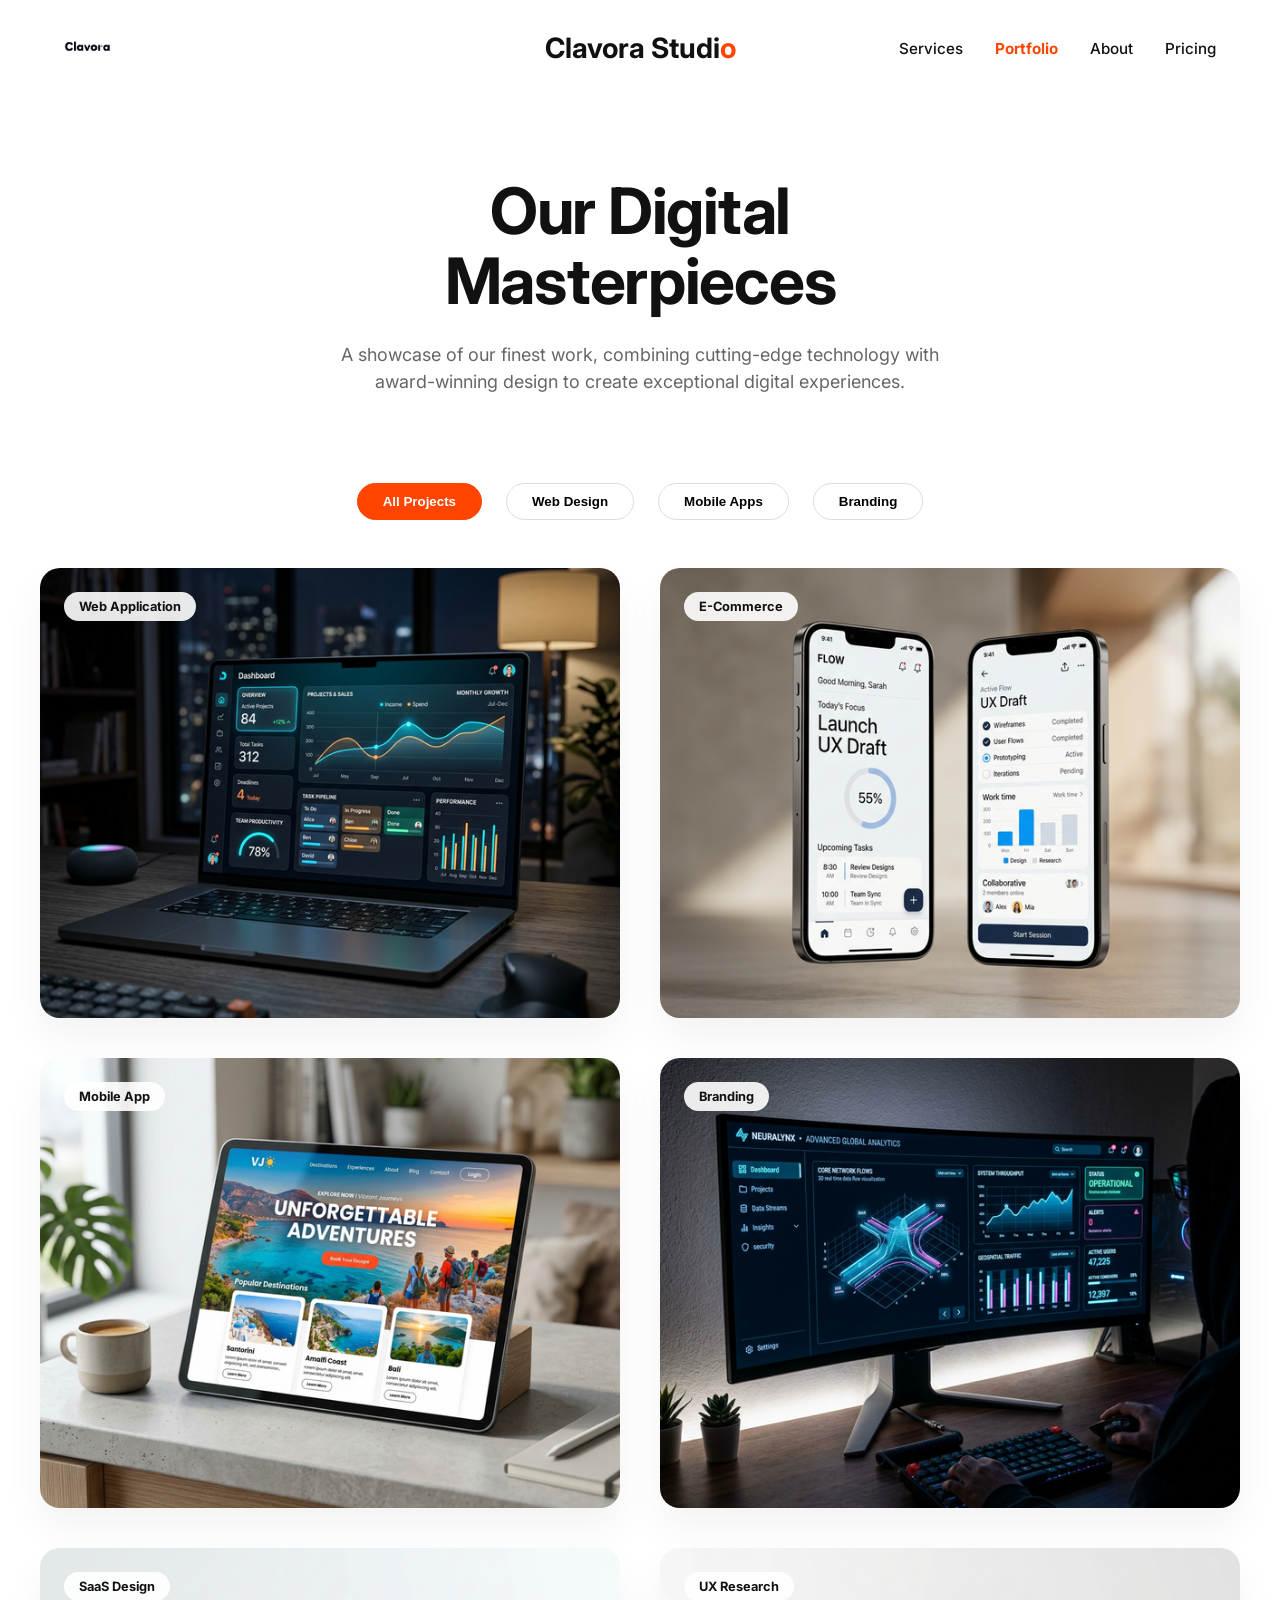
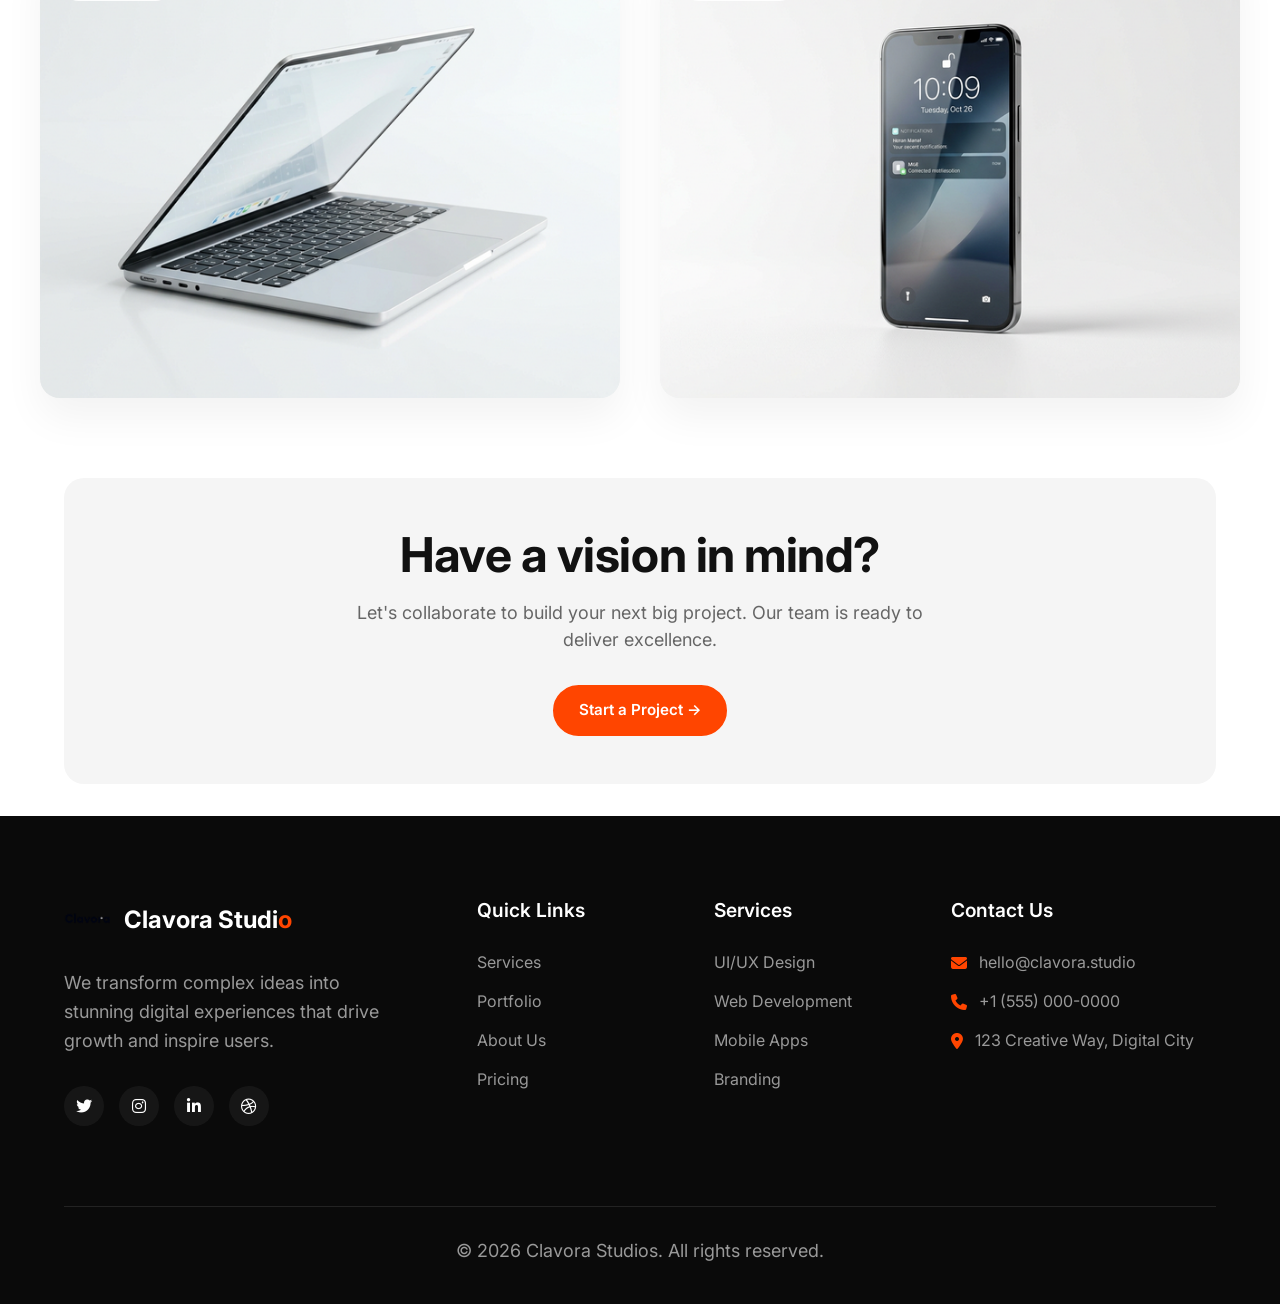
<file: portfolio.html>
<!DOCTYPE html>
<html lang="en">

<head>
    <meta charset="UTF-8">
    <meta name="viewport" content="width=device-width, initial-scale=1.0">
    <title>Portfolio | Clavora Studios - Our Latest Digital Masterpieces</title>
    <!-- Google Fonts for modern typography -->
    <link rel="preconnect" href="https://fonts.googleapis.com">
    <link rel="preconnect" href="https://fonts.gstatic.com" crossorigin>
    <link href="https://fonts.googleapis.com/css2?family=Inter:wght@400;500;600;700&display=swap" rel="stylesheet">
    <link rel="stylesheet" href="style.css">
    <!-- Font Awesome for icons -->
    <link rel="stylesheet" href="https://cdnjs.cloudflare.com/ajax/libs/font-awesome/6.4.0/css/all.min.css">
</head>

<body>
    <!-- Navbar -->
    <nav class="navbar">
        <a href="index.html" class="logo-link">
            <img src="images/logo.png" alt="Clavora Studios Logo" class="logo-img">
        </a>
        <div class="brand-title">Clavora Studi<span class="accent-letter">o</span></div>
        <div class="menu-toggle" id="mobile-menu">
            <span class="bar"></span>
            <span class="bar"></span>
            <span class="bar"></span>
        </div>
        <ul class="nav-links">
            <li><a href="services.html">Services</a></li>
            <li><a href="portfolio.html" class="active">Portfolio</a></li>
            <li><a href="index.html#about">About</a></li>
            <li><a href="index.html#pricing">Pricing</a></li>
        </ul>
    </nav>

    <!-- Portfolio Hero Section -->
    <header class="portfolio-hero">
        <div class="hero-content">
            <h1>Our Digital<br>Masterpieces</h1>
            <p>A showcase of our finest work, combining cutting-edge technology with award-winning design to create exceptional digital experiences.</p>
        </div>
    </header>

    <!-- Portfolio Filter/Categories (Optional but adds premium feel) -->
    <section class="portfolio-showcase">
        <div class="container">
            <div class="portfolio-categories">
                <button class="filter-btn active" data-filter="all">All Projects</button>
                <button class="filter-btn" data-filter="web">Web Design</button>
                <button class="filter-btn" data-filter="app">Mobile Apps</button>
                <button class="filter-btn" data-filter="brand">Branding</button>
            </div>

            <div class="portfolio-grid-detailed">
                <!-- Project 1 -->
                <div class="portfolio-card-detailed" data-category="web">
                    <div class="portfolio-img-wrapper">
                        <div class="portfolio-img-bg" id="img-port-1"></div>
                        <div class="portfolio-tag">Web Application</div>
                        <div class="portfolio-hover-content">
                            <h3>Solarflow</h3>
                            <p>Advanced admin dashboard for renewable energy monitoring.</p>
                            <a href="http://solarproject-henna.vercel.app/" target="_blank" class="btn btn-primary small">View Case Study &rarr;</a>
                        </div>
                    </div>
                </div>

                <!-- Project 2 -->
                <div class="portfolio-card-detailed" data-category="web">
                    <div class="portfolio-img-wrapper">
                        <div class="portfolio-img-bg" id="img-port-2"></div>
                        <div class="portfolio-tag">E-Commerce</div>
                        <div class="portfolio-hover-content">
                            <h3>Noir Cafe</h3>
                            <p>Premium coffee brand digital storefront and ordering system.</p>
                            <a href="https://heyshakir.github.io/cafe/" target="_blank" class="btn btn-primary small">Explore Live &rarr;</a>
                        </div>
                    </div>
                </div>

                <!-- Project 3 -->
                <div class="portfolio-card-detailed" data-category="app">
                    <div class="portfolio-img-wrapper">
                        <div class="portfolio-img-bg" id="img-port-3"></div>
                        <div class="portfolio-tag">Mobile App</div>
                        <div class="portfolio-hover-content">
                            <h3>Fitness Tracker</h3>
                            <p>Interactive iOS/Android app for high-performance athletes.</p>
                            <a href="#" class="btn btn-primary small">Learn More &rarr;</a>
                        </div>
                    </div>
                </div>

                <!-- Project 4 -->
                <div class="portfolio-card-detailed" data-category="brand">
                    <div class="portfolio-img-wrapper">
                        <div class="portfolio-img-bg" id="img-port-4"></div>
                        <div class="portfolio-tag">Branding</div>
                        <div class="portfolio-hover-content">
                            <h3>Enterprise Dark</h3>
                            <p>Complete visual identity overhaul for tech conglomerates.</p>
                            <a href="#" class="btn btn-primary small">View Details &rarr;</a>
                        </div>
                    </div>
                </div>

                <!-- Project 5 (New placeholder) -->
                <div class="portfolio-card-detailed" data-category="web">
                    <div class="portfolio-img-wrapper">
                        <div class="portfolio-img-bg" id="img-laptop-open"></div>
                        <div class="portfolio-tag">SaaS Design</div>
                        <div class="portfolio-hover-content">
                            <h3>CloudSync Pro</h3>
                            <p>Modern cloud infrastructure management interface.</p>
                            <a href="#" class="btn btn-primary small">View Demo &rarr;</a>
                        </div>
                    </div>
                </div>

                <!-- Project 6 (New placeholder) -->
                <div class="portfolio-card-detailed" data-category="app">
                    <div class="portfolio-img-wrapper">
                        <div class="portfolio-img-bg" id="img-phone-fold"></div>
                        <div class="portfolio-tag">UX Research</div>
                        <div class="portfolio-hover-content">
                            <h3>SecurePay</h3>
                            <p>Revolutionizing mobile payments with biometric security.</p>
                            <a href="#" class="btn btn-primary small">Case Study &rarr;</a>
                        </div>
                    </div>
                </div>
            </div>
        </div>
    </section>

    <!-- Call to Action Banner -->
    <section class="cta-banner">
        <div class="cta-box">
            <h2>Have a vision in mind?</h2>
            <p>Let's collaborate to build your next big project. Our team is ready to deliver excellence.</p>
            <a href="#book-call" class="btn btn-primary">Start a Project &rarr;</a>
        </div>
    </section>

    <!-- Footer -->
    <footer class="footer dark-section">
        <div class="footer-container">
            <div class="footer-brand">
                <div class="logo">
                    <img src="images/logo.png" alt="Clavora Studios Logo" class="logo-img">
                    <span class="brand-name">Clavora Studi<span class="accent-letter">o</span></span>
                </div>
                <p class="footer-tagline">We transform complex ideas into stunning digital experiences that drive growth and inspire users.</p>
                <div class="social-links">
                    <a href="#" class="social-icon"><i class="fab fa-twitter"></i></a>
                    <a href="https://www.instagram.com/clavora_studio" target="_blank" class="social-icon"><i class="fab fa-instagram"></i></a>
                    <a href="#" class="social-icon"><i class="fab fa-linkedin-in"></i></a>
                    <a href="#" class="social-icon"><i class="fab fa-dribbble"></i></a>
                </div>
            </div>

            <div class="footer-column">
                <h4>Quick Links</h4>
                <ul>
                    <li><a href="services.html">Services</a></li>
                    <li><a href="portfolio.html">Portfolio</a></li>
                    <li><a href="index.html#about">About Us</a></li>
                    <li><a href="index.html#pricing">Pricing</a></li>
                </ul>
            </div>

            <div class="footer-column">
                <h4>Services</h4>
                <ul>
                    <li><a href="services.html">UI/UX Design</a></li>
                    <li><a href="services.html">Web Development</a></li>
                    <li><a href="services.html">Mobile Apps</a></li>
                    <li><a href="services.html">Branding</a></li>
                </ul>
            </div>

            <div class="footer-column">
                <h4>Contact Us</h4>
                <ul class="contact-info">
                    <li><i class="fas fa-envelope"></i> hello@clavora.studio</li>
                    <li><i class="fas fa-phone"></i> +1 (555) 000-0000</li>
                    <li><i class="fas fa-location-dot"></i> 123 Creative Way, Digital City</li>
                </ul>
            </div>
        </div>
        <div class="footer-bottom">
            <p>&copy; 2026 Clavora Studios. All rights reserved.</p>
        </div>
    </footer>

    <!-- Book Call Modal -->
    <div class="modal-overlay" id="bookCallModal">
        <div class="modal">
            <button class="modal-close" id="closeModal">&times;</button>
            <h2>Book a Call</h2>
            <p>Leave your details and our team will get back to you shortly.</p>
            <form id="bookCallForm" novalidate>
                <div class="form-group">
                    <label for="name">Name</label>
                    <input type="text" id="name" name="name" placeholder="Enter your full name" required minlength="3" pattern="^[a-zA-Z\s]+$" title="Name should only contain letters and spaces">
                    <span class="error-msg">Please enter a valid name (min 3 characters).</span>
                </div>
                <div class="form-group">
                    <label for="mobile">Mobile Number</label>
                    <input type="tel" id="mobile" name="mobile" placeholder="Enter your 10-digit mobile number" required pattern="^[0-9]{10}$" maxlength="10" inputmode="numeric" title="Please enter a valid 10-digit mobile number">
                    <span class="error-msg">Please enter a valid 10-digit mobile number.</span>
                </div>
                <button type="submit" class="btn btn-primary full">Submit Request</button>
            </form>
        </div>
    </div>

    <script src="script.js"></script>
</body>

</html>
</file>
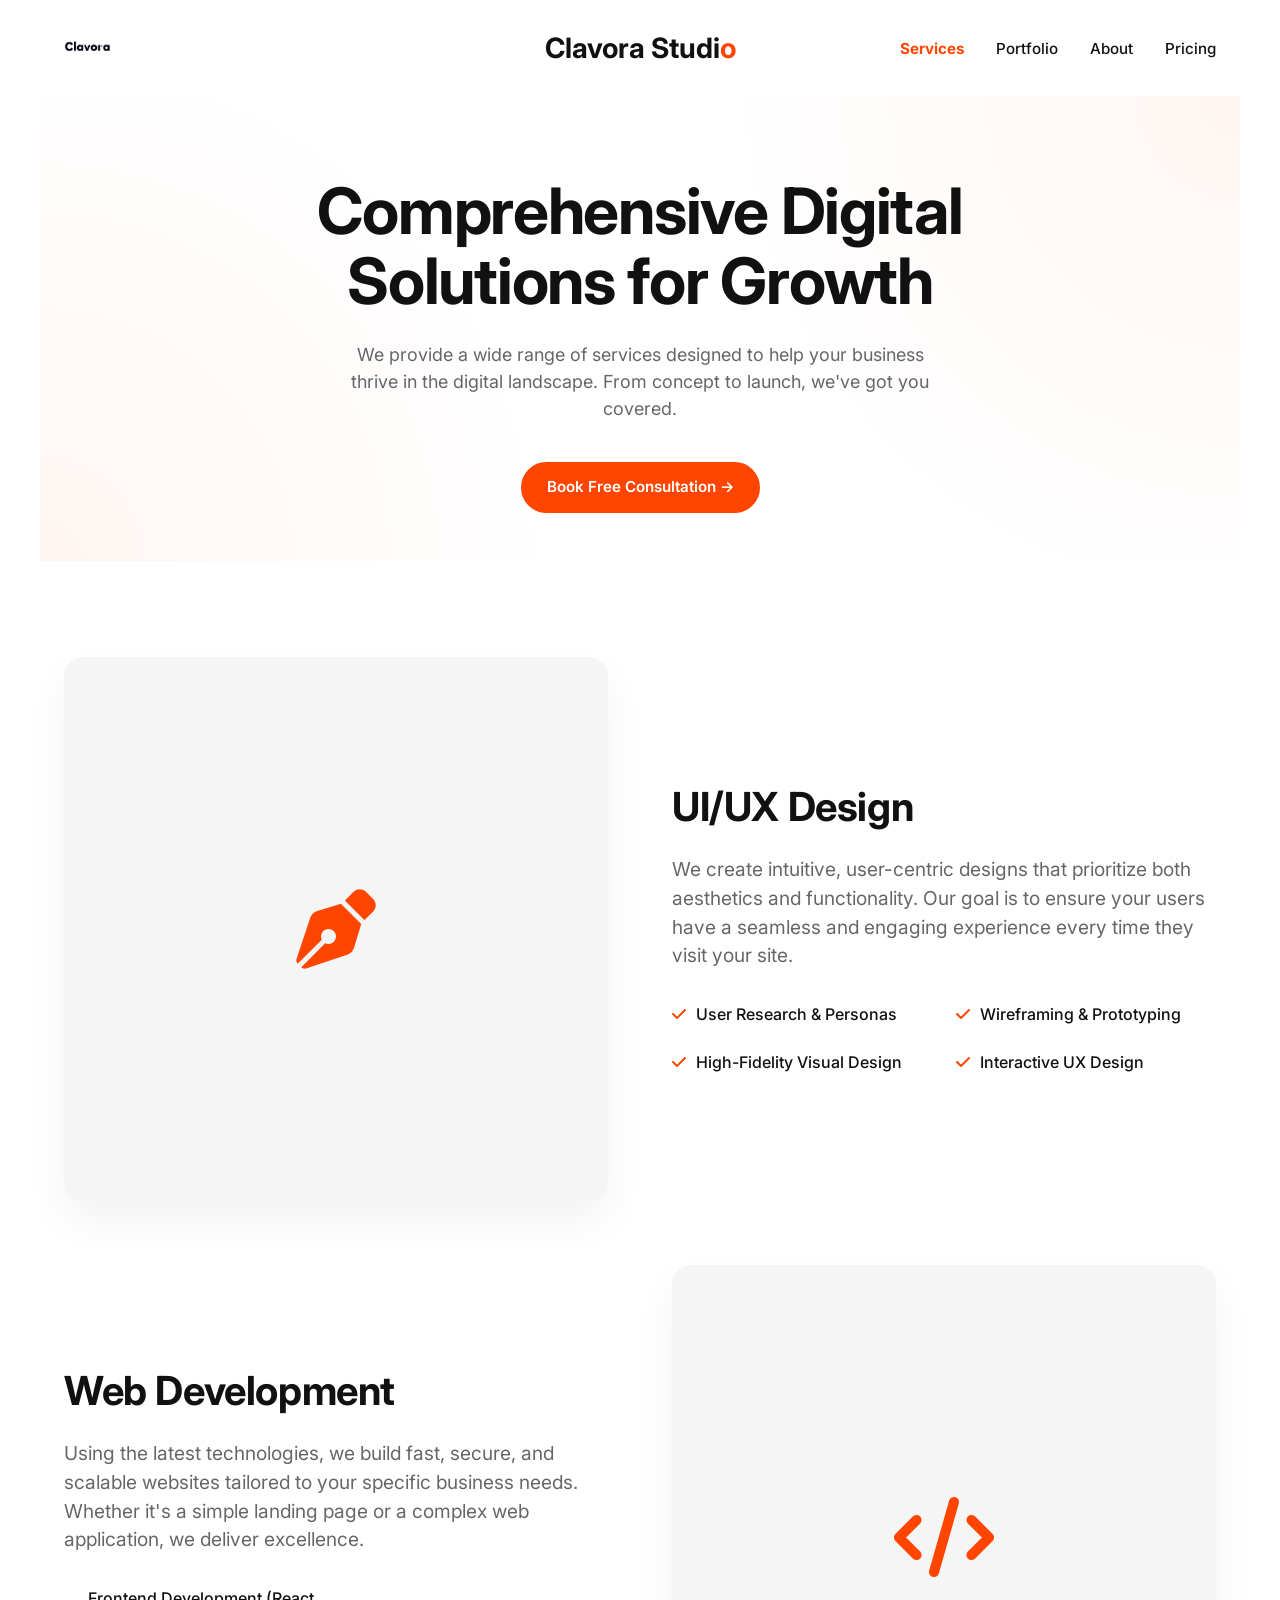
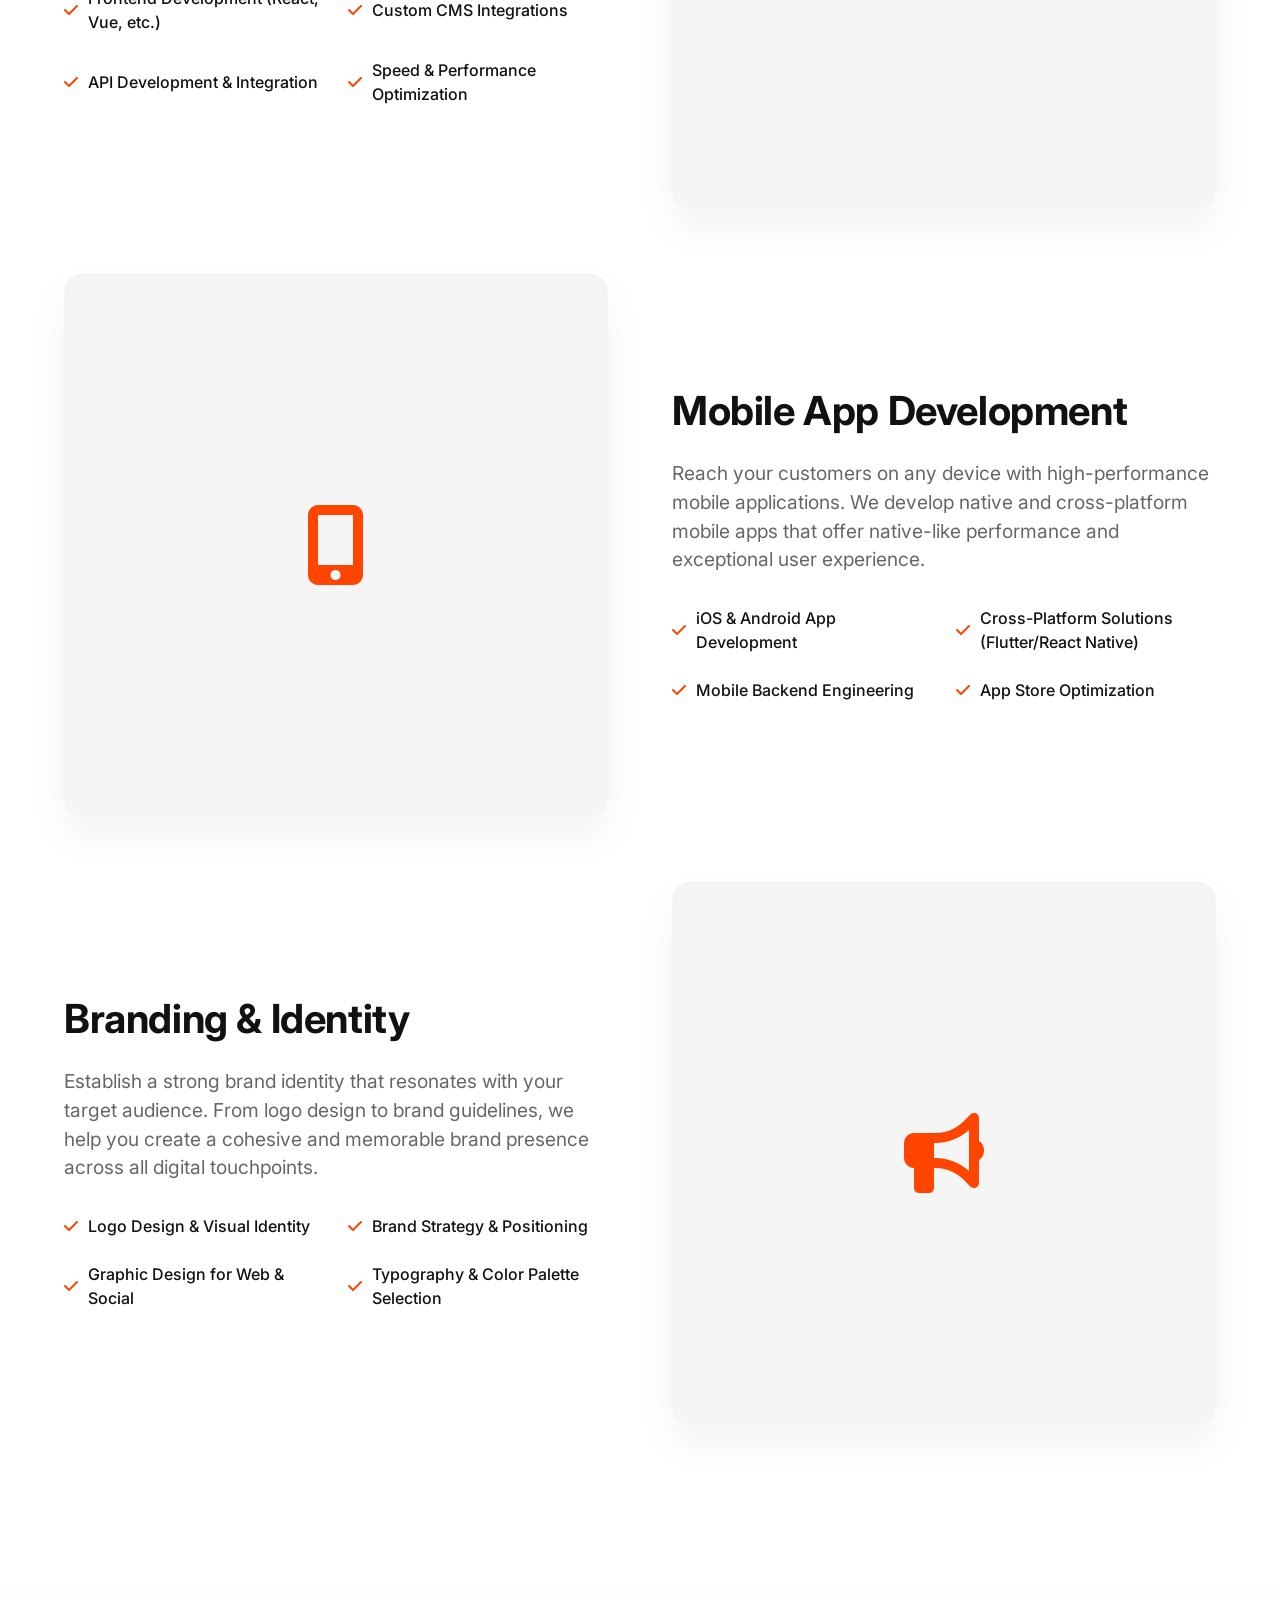
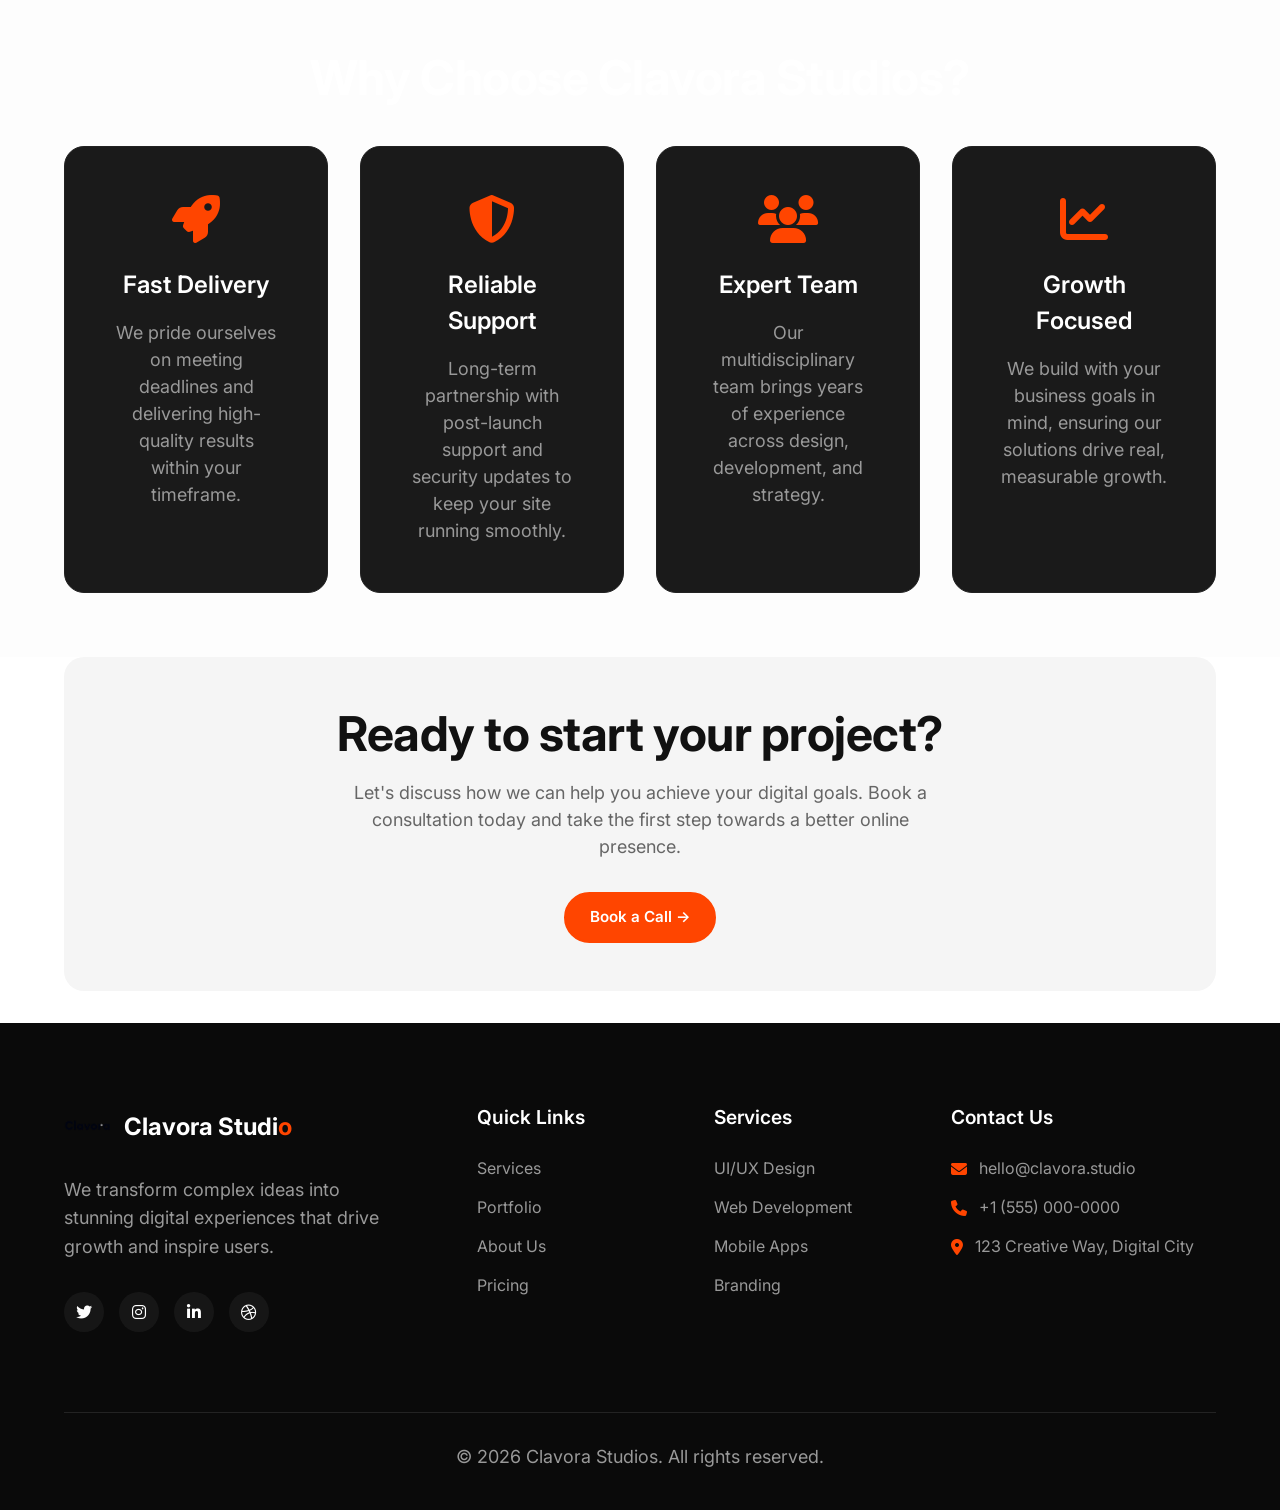
<file: services.html>
<!DOCTYPE html>
<html lang="en">

<head>
    <meta charset="UTF-8">
    <meta name="viewport" content="width=device-width, initial-scale=1.0">
    <title>Services | Clavora Studios - Transform Ideas Into Stunning Websites</title>
    <!-- Google Fonts for modern typography -->
    <link rel="preconnect" href="https://fonts.googleapis.com">
    <link rel="preconnect" href="https://fonts.gstatic.com" crossorigin>
    <link href="https://fonts.googleapis.com/css2?family=Inter:wght@400;500;600;700&display=swap" rel="stylesheet">
    <link rel="stylesheet" href="style.css">
    <!-- Font Awesome for icons -->
    <link rel="stylesheet" href="https://cdnjs.cloudflare.com/ajax/libs/font-awesome/6.4.0/css/all.min.css">
</head>

<body>
    <!-- Navbar -->
    <nav class="navbar">
        <a href="index.html" class="logo-link">
            <img src="images/logo.png" alt="Clavora Studios Logo" class="logo-img">
        </a>
        <div class="brand-title">Clavora Studi<span class="accent-letter">o</span></div>
        <div class="menu-toggle" id="mobile-menu">
            <span class="bar"></span>
            <span class="bar"></span>
            <span class="bar"></span>
        </div>
        <ul class="nav-links">
            <li><a href="services.html" class="active">Services</a></li>
            <li><a href="portfolio.html">Portfolio</a></li>
            <li><a href="index.html#about">About</a></li>
            <li><a href="index.html#pricing">Pricing</a></li>
        </ul>
    </nav>

    <!-- Services Hero Section -->
    <header class="services-hero">
        <div class="hero-content">
            <h1>Comprehensive Digital<br>Solutions for Growth</h1>
            <p>We provide a wide range of services designed to help your business thrive in the digital landscape. From concept to launch, we've got you covered.</p>
            <a href="#book-call" class="btn btn-primary">Book Free Consultation &rarr;</a>
        </div>
    </header>

    <!-- Services Detailed Grid -->
    <section class="services-detailed" id="services">
        <div class="container">
            <div class="service-item-detailed">
                <div class="service-icon-box">
                    <i class="fas fa-pen-nib"></i>
                </div>
                <div class="service-info-detailed">
                    <h2>UI/UX Design</h2>
                    <p>We create intuitive, user-centric designs that prioritize both aesthetics and functionality. Our goal is to ensure your users have a seamless and engaging experience every time they visit your site.</p>
                    <ul class="service-features-list">
                        <li><i class="fas fa-check"></i> User Research & Personas</li>
                        <li><i class="fas fa-check"></i> Wireframing & Prototyping</li>
                        <li><i class="fas fa-check"></i> High-Fidelity Visual Design</li>
                        <li><i class="fas fa-check"></i> Interactive UX Design</li>
                    </ul>
                </div>
            </div>

            <div class="service-item-detailed rev">
                <div class="service-info-detailed">
                    <h2>Web Development</h2>
                    <p>Using the latest technologies, we build fast, secure, and scalable websites tailored to your specific business needs. Whether it's a simple landing page or a complex web application, we deliver excellence.</p>
                    <ul class="service-features-list">
                        <li><i class="fas fa-check"></i> Frontend Development (React, Vue, etc.)</li>
                        <li><i class="fas fa-check"></i> Custom CMS Integrations</li>
                        <li><i class="fas fa-check"></i> API Development & Integration</li>
                        <li><i class="fas fa-check"></i> Speed & Performance Optimization</li>
                    </ul>
                </div>
                <div class="service-icon-box">
                    <i class="fas fa-code"></i>
                </div>
            </div>

            <div class="service-item-detailed">
                <div class="service-icon-box">
                    <i class="fas fa-mobile-alt"></i>
                </div>
                <div class="service-info-detailed">
                    <h2>Mobile App Development</h2>
                    <p>Reach your customers on any device with high-performance mobile applications. We develop native and cross-platform mobile apps that offer native-like performance and exceptional user experience.</p>
                    <ul class="service-features-list">
                        <li><i class="fas fa-check"></i> iOS & Android App Development</li>
                        <li><i class="fas fa-check"></i> Cross-Platform Solutions (Flutter/React Native)</li>
                        <li><i class="fas fa-check"></i> Mobile Backend Engineering</li>
                        <li><i class="fas fa-check"></i> App Store Optimization</li>
                    </ul>
                </div>
            </div>

            <div class="service-item-detailed rev">
                <div class="service-info-detailed">
                    <h2>Branding & Identity</h2>
                    <p>Establish a strong brand identity that resonates with your target audience. From logo design to brand guidelines, we help you create a cohesive and memorable brand presence across all digital touchpoints.</p>
                    <ul class="service-features-list">
                        <li><i class="fas fa-check"></i> Logo Design & Visual Identity</li>
                        <li><i class="fas fa-check"></i> Brand Strategy & Positioning</li>
                        <li><i class="fas fa-check"></i> Graphic Design for Web & Social</li>
                        <li><i class="fas fa-check"></i> Typography & Color Palette Selection</li>
                    </ul>
                </div>
                <div class="service-icon-box">
                    <i class="fas fa-bullhorn"></i>
                </div>
            </div>
        </div>
    </section>

    <!-- Why Choose Us -->
    <section class="why-choose-us dark-section">
        <div class="container text-center">
            <h2>Why Choose Clavora Studios?</h2>
            <div class="benefits-grid">
                <div class="benefit-card">
                    <i class="fas fa-rocket"></i>
                    <h3>Fast Delivery</h3>
                    <p>We pride ourselves on meeting deadlines and delivering high-quality results within your timeframe.</p>
                </div>
                <div class="benefit-card">
                    <i class="fas fa-shield-alt"></i>
                    <h3>Reliable Support</h3>
                    <p>Long-term partnership with post-launch support and security updates to keep your site running smoothly.</p>
                </div>
                <div class="benefit-card">
                    <i class="fas fa-users"></i>
                    <h3>Expert Team</h3>
                    <p>Our multidisciplinary team brings years of experience across design, development, and strategy.</p>
                </div>
                <div class="benefit-card">
                    <i class="fas fa-chart-line"></i>
                    <h3>Growth Focused</h3>
                    <p>We build with your business goals in mind, ensuring our solutions drive real, measurable growth.</p>
                </div>
            </div>
        </div>
    </section>

    <!-- Call to Action Banner -->
    <section class="cta-banner">
        <div class="cta-box">
            <h2>Ready to start your project?</h2>
            <p>Let's discuss how we can help you achieve your digital goals. Book a consultation today and take the first step towards a better online presence.</p>
            <a href="#book-call" class="btn btn-primary">Book a Call &rarr;</a>
        </div>
    </section>

    <!-- Footer -->
    <footer class="footer dark-section">
        <div class="footer-container">
            <div class="footer-brand">
                <div class="logo">
                    <img src="images/logo.png" alt="Clavora Studios Logo" class="logo-img">
                    <span class="brand-name">Clavora Studi<span class="accent-letter">o</span></span>
                </div>
                <p class="footer-tagline">We transform complex ideas into stunning digital experiences that drive growth and inspire users.</p>
                <div class="social-links">
                    <a href="#" class="social-icon"><i class="fab fa-twitter"></i></a>
                    <a href="https://www.instagram.com/clavora_studio" target="_blank" class="social-icon"><i class="fab fa-instagram"></i></a>
                    <a href="#" class="social-icon"><i class="fab fa-linkedin-in"></i></a>
                    <a href="#" class="social-icon"><i class="fab fa-dribbble"></i></a>
                </div>
            </div>

            <div class="footer-column">
                <h4>Quick Links</h4>
                <ul>
                    <li><a href="services.html">Services</a></li>
                    <li><a href="portfolio.html">Portfolio</a></li>
                    <li><a href="index.html#about">About Us</a></li>
                    <li><a href="index.html#pricing">Pricing</a></li>
                </ul>
            </div>

            <div class="footer-column">
                <h4>Services</h4>
                <ul>
                    <li><a href="#">UI/UX Design</a></li>
                    <li><a href="#">Web Development</a></li>
                    <li><a href="#">Mobile Apps</a></li>
                    <li><a href="#">Branding</a></li>
                </ul>
            </div>

            <div class="footer-column">
                <h4>Contact Us</h4>
                <ul class="contact-info">
                    <li><i class="fas fa-envelope"></i> hello@clavora.studio</li>
                    <li><i class="fas fa-phone"></i> +1 (555) 000-0000</li>
                    <li><i class="fas fa-location-dot"></i> 123 Creative Way, Digital City</li>
                </ul>
            </div>
        </div>
        <div class="footer-bottom">
            <p>&copy; 2026 Clavora Studios. All rights reserved.</p>
        </div>
    </footer>

    <!-- Book Call Modal -->
    <div class="modal-overlay" id="bookCallModal">
        <div class="modal">
            <button class="modal-close" id="closeModal">&times;</button>
            <h2>Book a Call</h2>
            <p>Leave your details and our team will get back to you shortly.</p>
            <form id="bookCallForm" novalidate>
                <div class="form-group">
                    <label for="name">Name</label>
                    <input type="text" id="name" name="name" placeholder="Enter your full name" required minlength="3" pattern="^[a-zA-Z\s]+$" title="Name should only contain letters and spaces">
                    <span class="error-msg">Please enter a valid name (min 3 characters).</span>
                </div>
                <div class="form-group">
                    <label for="mobile">Mobile Number</label>
                    <input type="tel" id="mobile" name="mobile" placeholder="Enter your 10-digit mobile number" required pattern="^[0-9]{10}$" maxlength="10" inputmode="numeric" title="Please enter a valid 10-digit mobile number">
                    <span class="error-msg">Please enter a valid 10-digit mobile number.</span>
                </div>
                <button type="submit" class="btn btn-primary full">Submit Request</button>
            </form>
        </div>
    </div>

    <script src="script.js"></script>
</body>

</html>
</file>
<file: style.css>
:root {
    --bg-light: #ffffff;
    --bg-dark: #0a0a0a;
    --text-light: #111111;
    --text-dark: #ffffff;
    --text-gray: #666666;
    --text-gray-light: #999999;
    --accent: #ff4500;
    --font-stack: 'Inter', sans-serif;

    --card-bg-light: #f5f5f5;
    --card-bg-dark: #121212;
    --border-radius: 20px;
    --transition: all 0.3s ease;
}

* {
    margin: 0;
    padding: 0;
    box-sizing: border-box;
}

body {
    font-family: var(--font-stack);
    background-color: var(--bg-light);
    color: var(--text-light);
    line-height: 1.5;
    overflow-x: hidden;
}

a {
    text-decoration: none;
    color: inherit;
}

/* Typography */
h1 {
    font-size: 4rem;
    font-weight: 700;
    line-height: 1.1;
    margin-bottom: 1.5rem;
    letter-spacing: -0.02em;
}

h2 {
    font-size: 3rem;
    font-weight: 700;
    line-height: 1.2;
    margin-bottom: 1rem;
    letter-spacing: -0.01em;
}

h3 {
    font-size: 1.5rem;
    font-weight: 600;
    margin-bottom: 0.5rem;
}

p {
    font-size: 1.125rem;
    color: var(--text-gray);
}

/* Buttons */
.btn {
    display: inline-block;
    padding: 12px 24px;
    border-radius: 30px;
    font-weight: 600;
    text-align: center;
    transition: var(--transition);
    cursor: pointer;
}

.btn-primary {
    background-color: var(--accent);
    color: white;
    border: 2px solid var(--accent);
    font-size: 0.95rem;
}

.btn-primary:hover {
    background-color: transparent;
    color: var(--accent);
    transform: translateY(-3px);
    box-shadow: 0 10px 20px rgba(255, 69, 0, 0.2);
}

.btn.small {
    padding: 8px 16px;
    font-size: 0.85rem;
}

.btn.full {
    width: 100%;
    margin-top: 1.5rem;
    padding: 16px;
}

/* Links */
.link-orange {
    color: var(--accent);
    font-weight: 600;
    font-size: 1.1rem;
}

.link-orange:hover {
    text-decoration: underline;
}

.link-black {
    color: var(--text-light);
    font-weight: 600;
    margin-right: 1.5rem;
}

/* Navbar */
.navbar {
    display: grid;
    grid-template-columns: 1fr auto 1fr;
    align-items: center;
    padding: 1.5rem 5%;
    max-width: 1400px;
    margin: 0 auto;
}

.logo-link {
    grid-column: 1;
    justify-self: start;
    display: flex;
    align-items: center;
}

.brand-title {
    grid-column: 2;
    font-size: 1.75rem;
    font-weight: 700;
    text-align: center;
}

.accent-letter {
    color: var(--accent);
}

.logo-img {
    height: 48px;
    width: auto;
    object-fit: contain;
    transition: var(--transition);
}

.logo-img:hover {
    transform: scale(1.1);
}

.nav-links {
    grid-column: 3;
    justify-self: end;
    display: flex;
    list-style: none;
    gap: 2rem;
}

.nav-links a {
    font-weight: 500;
    font-size: 0.95rem;
    transition: var(--transition);
}

.nav-links a:hover {
    color: var(--accent);
}

.menu-toggle {
    grid-column: 3;
    justify-self: end;
    display: none;
    flex-direction: column;
    cursor: pointer;
    gap: 6px;
    z-index: 1001;
}

.menu-toggle .bar {
    width: 28px;
    height: 3px;
    background-color: var(--text-light);
    border-radius: 2px;
    transition: var(--transition);
}

/* Hero Section */
.hero {
    text-align: center;
    padding: 4rem 5% 2rem;
    max-width: 1200px;
    margin: 0 auto;
}

.hero-content p {
    max-width: 600px;
    margin: 0 auto 2.5rem;
}

/* Hero Grid Gallery */
.hero-gallery {
    display: grid;
    grid-template-columns: repeat(4, 1fr);
    grid-template-rows: repeat(2, 250px);
    gap: 1.5rem;
    margin-top: 4rem;
}

.grid-cell {
    border-radius: var(--border-radius);
    overflow: hidden;
    position: relative;
    background-color: var(--card-bg-light);
    transition: transform 0.4s ease;
}

.grid-cell:hover {
    transform: translateY(-10px) scale(1.02);
    box-shadow: 0 20px 40px rgba(0, 0, 0, 0.15);
}

.grid-cell:hover .img-placeholder {
    transform: scale(1.1);
    filter: brightness(1.1);
}

.grid-cell.dark {
    background-color: var(--card-bg-dark);
}

.grid-cell.rect-v {
    grid-row: span 2;
}



/* Real Images placeholder styling */
.img-placeholder {
    width: 100%;
    height: 100%;
    background-size: cover;
    background-position: center;
    background-repeat: no-repeat;
    transition: transform 0.6s cubic-bezier(0.2, 0.8, 0.2, 1), filter 0.6s ease;
}

/* Brands Marquee */
.brands {
    padding: 3rem 0;
    overflow: hidden;
    background: #f9f9f9;
    border-top: 1px solid #eee;
    border-bottom: 1px solid #eee;
}

.marquee {
    display: flex;
    gap: 4rem;
    width: max-content;
    animation: scroll 30s linear infinite;
}

.marquee .tech-item {
    display: flex;
    align-items: center;
    gap: 15px;
}

.marquee .tech-item img {
    height: 36px;
    width: auto;
    filter: grayscale(100%) opacity(60%);
    transition: var(--transition);
}

.marquee .tech-item:hover img {
    filter: grayscale(0%) opacity(100%);
}

.marquee span {
    font-size: 1.5rem;
    font-weight: 700;
    color: #ccc;
    text-transform: uppercase;
    letter-spacing: 2px;
}

@keyframes scroll {
    to {
        transform: translateX(calc(-50% - 2rem));
    }
}

/* New Stacked Works Section with Sticky Overlap */
.works-stacked {
    padding: 5rem 5% 2rem;
    max-width: 1300px; /* Slightly tighter width */
    margin: 0 auto;
    background-color: #fdfdfd;
}

.works-header-centered {
    text-align: center;
    margin-bottom: 3rem;
}

.works-stack-container {
    display: flex;
    flex-direction: column;
    gap: 0;
    /* Remove gap so they can overlap perfectly */
}

.work-stack-card {
    position: sticky;
    top: 80px;
    /* Sticks near the top of the navbar */
    background: white;
    border-radius: 20px;
    padding: 5rem;
    box-shadow: 0 -20px 50px rgba(0, 0, 0, 0.05);
    /* Shadow on top to emphasize overlap */
    border: 1px solid #eee;
    margin-bottom: 10vh;
    /* Space to see the next card coming */
    transition: transform 0.3s ease, box-shadow 0.3s ease;
}

.work-stack-card:nth-child(1) { z-index: 1; margin-top: 0; }
.work-stack-card:nth-child(2) { z-index: 2; margin-top: 5rem; }
.work-stack-card:nth-child(3) { z-index: 3; margin-top: 5rem; margin-bottom: 0; } 
/* No margin on last card to remove bottom gap */

.work-card-top {
    display: flex;
    justify-content: space-between;
    align-items: center;
    margin-bottom: 5rem;
}

.work-title {
    font-size: 5rem;
    font-weight: 700;
    color: var(--text-light);
    letter-spacing: -0.02em;
}

.work-index {
    font-size: 4rem;
    font-weight: 800;
    color: #111;
}

.work-card-main {
    display: flex;
    justify-content: space-between;
    gap: 5rem;
    align-items: stretch;
}

.work-card-left {
    flex: 1;
    display: flex;
    flex-direction: column;
    justify-content: space-between;
    max-width: 400px;
}

.work-description {
    margin-bottom: 3rem;
}

.desc-bold {
    font-size: 1.8rem;
    font-weight: 600;
    line-height: 1.25;
    margin-bottom: 1.5rem;
    color: var(--text-light);
}

.desc-light {
    font-size: 1rem;
    color: #555;
    line-height: 1.6;
}

.work-view-btn {
    display: inline-flex;
    align-items: center;
    background: white;
    border: 1px solid #e0e0e0;
    border-radius: 50px;
    padding: 6px;
    text-decoration: none;
    color: black;
    font-weight: 600;
    width: fit-content;
    transition: all 0.3s cubic-bezier(0.2, 0.8, 0.2, 1);
}

.work-view-btn span {
    padding-left: 1.5rem;
    padding-right: 1.5rem;
}

.btn-arrow {
    width: 44px;
    height: 44px;
    background: #f8f8f8;
    border-radius: 50%;
    display: flex;
    justify-content: center;
    align-items: center;
    transition: all 0.4s cubic-bezier(0.2, 0.8, 0.2, 1);
}

.work-view-btn:hover {
    border-color: black;
    transform: translateX(10px);
}

.work-view-btn:hover .btn-arrow {
    background: black;
    color: white;
    transform: rotate(-15deg);
}

.work-card-right {
    flex: 1.8;
    display: flex;
    gap: 1rem;
}

.work-preview-item {
    flex: 1;
    height: 380px;
    background-color: #f7f7f7;
    border-radius: 12px;
    background-size: cover;
    background-position: center;
    border: 1px solid #f0f0f0;
    transition: transform 0.5s ease;
}

.work-stack-card:hover .work-preview-item {
    transform: translateY(-10px);
}

.work-stack-card:hover .work-preview-item:nth-child(2) {
    transition-delay: 0.1s;
}

.work-stack-card:hover .work-preview-item:nth-child(3) {
    transition-delay: 0.2s;
}

@media (max-width: 1024px) {
    .work-card-main {
        flex-direction: column;
    }
    .work-card-right {
        order: -1;
        margin-bottom: 2rem;
    }
    .work-card-left {
        max-width: 100%;
    }
    .work-title {
        font-size: 3.5rem;
    }
    .work-index {
        font-size: 3rem;
    }
}

@media (max-width: 768px) {
    .work-stack-card {
        padding: 2.5rem;
    }
    .work-preview-item {
        height: 250px;
    }
}


/* Dark Sections */
.dark-section {
    background-color: var(--bg-dark);
    color: var(--text-dark);
}

.dark-section p {
    color: var(--text-gray-light);
}

/* Motivation Section */
.motivation {
    padding: 4rem 5%;
}

.motivation-content {
    max-width: 1200px;
    margin: 0 auto;
    display: grid;
    grid-template-columns: 1fr 1fr;
    gap: 4rem;
}

.motivation-text {
    display: flex;
    flex-direction: column;
    gap: 1.5rem;
    align-items: flex-start;
}

.office-mockup {
    max-width: 1200px;
    margin: 2rem auto 0;
    height: 500px;
    border-radius: var(--border-radius);
    overflow: hidden;
    background-color: #222;
}

/* Pricing Section */
.pricing {
    padding: 4rem 5%;
    max-width: 1400px;
    margin: 0 auto;
}

.pricing-header {
    display: grid;
    grid-template-columns: 1fr 1fr;
    gap: 4rem;
    margin-bottom: 2.5rem;
    align-items: end;
}

.pricing-cards {
    display: grid;
    grid-template-columns: repeat(3, 1fr);
    gap: 2rem;
}

.card {
    background-color: var(--card-bg-light);
    border-radius: var(--border-radius);
    padding: 3rem;
    position: relative;
    border: 1px solid #eee;
    transition: var(--transition);
    display: flex;
    flex-direction: column;
}

.card:hover {
    transform: translateY(-10px);
    box-shadow: 0 20px 40px rgba(0, 0, 0, 0.05);
}

.card.dark {
    background-color: var(--card-bg-dark);
    color: var(--text-dark);
    border-color: #333;
}

.card.dark p.plan-desc {
    color: #888;
}

.card.dark .price {
    color: white;
}

.card.dark .billed {
    color: #666;
}

.card.dark li:not(.disabled) {
    color: #ddd;
}

.badge {
    position: absolute;
    top: 1.5rem;
    right: 1.5rem;
    background-color: var(--accent);
    color: white;
    padding: 4px 12px;
    border-radius: 20px;
    font-size: 0.75rem;
    font-weight: 700;
    text-transform: uppercase;
}

.plan-desc {
    font-size: 0.95rem;
    margin-bottom: 2rem;
    height: 45px;
}

.price {
    font-size: 2.8rem;
    font-weight: 700;
    color: var(--text-light);
    line-height: 1;
    margin-bottom: 0.5rem;
}

.billed {
    font-size: 0.85rem;
    margin-bottom: 2rem;
}

.features {
    list-style: none;
    margin-bottom: 2rem;
    flex-grow: 1;
}

.features li {
    font-size: 0.95rem;
    margin-bottom: 1rem;
    display: flex;
    align-items: center;
    gap: 10px;
}

.features li::before {
    content: '✓';
    color: var(--accent);
    font-weight: bold;
}

.features li.disabled {
    color: #ccc;
}

.features li.disabled::before {
    content: '−';
    color: #ccc;
}

/* CTA Banner */
.cta-banner {
    padding: 0 5% 2rem;
    max-width: 1400px;
    margin: 0 auto;
}

.cta-box {
    background-color: #f5f5f5;
    border-radius: var(--border-radius);
    padding: 3rem 2rem;
    text-align: center;
}

.cta-box p {
    max-width: 600px;
    margin: 1rem auto 2rem;
}

/* Footer / Benefits */
.footer {
    padding: 3rem 5% 3rem;
}

.footer-top {
    max-width: 1200px;
    margin: 0 auto 2rem;
    display: grid;
    grid-template-columns: 1fr 1fr;
    gap: 4rem;
}

.benefits-grid {
    max-width: 1200px;
    margin: 0 auto;
    display: grid;
    grid-template-columns: repeat(4, 1fr);
    gap: 2rem;
}

.benefit-item {
    height: 300px;
    background-color: #1a1a1a;
    border-radius: var(--border-radius);
}

/* Modal Styling */
.modal-overlay {
    position: fixed;
    top: 0;
    left: 0;
    width: 100vw;
    height: 100vh;
    background: rgba(10, 10, 10, 0.8);
    backdrop-filter: blur(5px);
    display: flex;
    justify-content: center;
    align-items: center;
    z-index: 1000;
    opacity: 0;
    visibility: hidden;
    transition: all 0.3s ease;
}

.modal-overlay.active {
    opacity: 1;
    visibility: visible;
}

.modal {
    background: var(--bg-light);
    color: var(--text-light);
    padding: 3rem;
    border-radius: var(--border-radius);
    width: 90%;
    max-width: 450px;
    position: relative;
    transform: translateY(20px);
    transition: all 0.3s ease;
    box-shadow: 0 25px 50px -12px rgba(0, 0, 0, 0.25);
}

.modal-overlay.active .modal {
    transform: translateY(0);
}

.modal-close {
    position: absolute;
    top: 1.5rem;
    right: 1.5rem;
    background: none;
    border: none;
    font-size: 2rem;
    cursor: pointer;
    line-height: 1;
    color: var(--text-gray);
    transition: var(--transition);
}

.modal-close:hover {
    color: var(--text-light);
}

.modal h2 {
    font-size: 2rem;
    margin-bottom: 0.5rem;
}

.modal p {
    font-size: 0.95rem;
    margin-bottom: 2rem;
}

.form-group {
    margin-bottom: 1.5rem;
}

.form-group label {
    display: block;
    margin-bottom: 0.5rem;
    font-weight: 600;
    font-size: 0.9rem;
}

.form-group input {
    width: 100%;
    padding: 12px 16px;
    border: 1px solid #ddd;
    border-radius: 8px;
    font-family: inherit;
    font-size: 1rem;
    transition: var(--transition);
}

.form-group input:focus {
    outline: none;
    border-color: var(--accent);
    box-shadow: 0 0 0 3px rgba(255, 69, 0, 0.1);
}

.form-group .error-msg {
    display: none;
    color: #ff3333;
    font-size: 0.75rem;
    margin-top: 5px;
    font-weight: 500;
}

.form-group.invalid input {
    border-color: #ff3333;
    background-color: #fff9f9;
}

.form-group.invalid .error-msg {
    display: block;
}

/* Responsive */
@media (max-width: 1024px) {
    .hero-gallery {
        grid-template-columns: repeat(2, 1fr);
        grid-template-rows: auto;
    }

    .grid-cell.rect-v {
        grid-row: span 1;
        height: 300px;
    }

    .grid-cell.square {
        height: 300px;
    }

    .pricing-cards {
        grid-template-columns: 1fr;
    }

    .motivation-content,
    .pricing-header,
    .footer-top {
        grid-template-columns: 1fr;
        gap: 2rem;
    }
}

@media (max-width: 768px) {
    .menu-toggle {
        display: flex;
    }

    .nav-links {
        position: fixed;
        top: 0;
        right: -100%;
        width: 100%;
        height: 100vh;
        background-color: var(--bg-light);
        flex-direction: column;
        justify-content: center;
        align-items: center;
        gap: 3rem;
        transition: 0.4s ease-in-out;
        z-index: 1000;
    }

    .nav-links.active {
        right: 0;
    }

    .nav-links a {
        font-size: 1.5rem;
    }

    /* Hamburger Animation */
    .menu-toggle.active .bar:nth-child(2) {
        opacity: 0;
    }

    .menu-toggle.active .bar:nth-child(1) {
        transform: translateY(9px) rotate(45deg);
    }

    .menu-toggle.active .bar:nth-child(3) {
        transform: translateY(-9px) rotate(-45deg);
    }

    h1 {
        font-size: 2.5rem;
    }

    h2 {
        font-size: 2rem;
    }

    .hero {
        padding-top: 2rem;
    }

    .benefits-grid {
        grid-template-columns: repeat(2, 1fr);
    }

    .portfolio-grid {
        grid-template-columns: 1fr;
    }

    .portfolio-img-container {
        height: 300px;
    }
}

@media (max-width: 480px) {
    .hero-gallery {
        grid-template-columns: 1fr;
    }

    .benefits-grid {
        grid-template-columns: 1fr;
    }
}

/* Footer Styles */
.footer {
    padding: 80px 5% 40px;
    background-color: var(--bg-dark);
    color: var(--text-dark);
}

.footer-container {
    max-width: 1400px;
    margin: 0 auto;
    display: grid;
    grid-template-columns: 2fr 1fr 1fr 1.5fr;
    gap: 60px;
}

.footer-brand .logo {
    display: flex;
    align-items: center;
    gap: 12px;
    margin-bottom: 25px;
}

.footer-brand .logo-img {
    height: 48px;
}

.footer-brand .brand-name {
    font-size: 1.5rem;
    font-weight: 700;
}

.footer-tagline {
    color: var(--text-gray-light);
    line-height: 1.6;
    margin-bottom: 30px;
    max-width: 350px;
}

.social-links {
    display: flex;
    gap: 15px;
}

.social-icon {
    width: 40px;
    height: 40px;
    border-radius: 50%;
    background-color: rgba(255, 255, 255, 0.05);
    display: flex;
    align-items: center;
    justify-content: center;
    color: var(--text-dark);
    transition: var(--transition);
    text-decoration: none;
}

.social-icon:hover {
    background-color: var(--accent);
    transform: translateY(-5px);
}

.footer-column h4 {
    font-size: 1.2rem;
    font-weight: 600;
    margin-bottom: 25px;
    color: var(--text-dark);
}

.footer-column ul {
    list-style: none;
    padding: 0;
}

.footer-column ul li {
    margin-bottom: 15px;
}

.footer-column ul li a {
    color: var(--text-gray-light);
    text-decoration: none;
    transition: var(--transition);
}

.footer-column ul li a:hover {
    color: var(--accent);
    padding-left: 5px;
}

.contact-info li {
    display: flex;
    align-items: flex-start;
    gap: 12px;
    color: var(--text-gray-light);
}

.contact-info i {
    color: var(--accent);
    margin-top: 5px;
}

.footer-bottom {
    max-width: 1400px;
    margin: 80px auto 0;
    padding-top: 30px;
    border-top: 1px solid rgba(255, 255, 255, 0.1);
    text-align: center;
    color: var(--text-gray-light);
    font-size: 0.9rem;
}

/* Footer Responsive */
@media (max-width: 1024px) {
    .footer-container {
        grid-template-columns: repeat(2, 1fr);
        gap: 40px;
    }
}

@media (max-width: 768px) {
    .footer {
        padding: 60px 8% 30px;
    }

    .footer-container {
        grid-template-columns: 1fr;
        gap: 40px;
    }

    .footer-brand {
        text-align: center;
        display: flex;
        flex-direction: column;
        align-items: center;
    }

    .footer-brand .logo {
        justify-content: center;
    }

    .footer-tagline {
        margin: 20px auto 30px;
    }

    .social-links {
        justify-content: center;
    }

    .footer-column {
        text-align: center;
    }

    .contact-info li {
        justify-content: center;
    }
}

/* Client Reviews Section */
.reviews {
    padding: 4rem 0;
    overflow: hidden;
    background-color: var(--bg-light);
}

.reviews-header {
    text-align: center;
    margin-bottom: 2.5rem;
    padding: 0 5%;
}

.reviews-marquee-container {
    display: flex;
    overflow: hidden;
    mask-image: linear-gradient(to right, transparent, black 10%, black 90%, transparent);
}

.reviews-marquee {
    display: flex;
    gap: 2rem;
    padding: 2rem;
    animation: reviews-scroll 40s linear infinite;
    width: max-content;
}

.reviews-marquee:hover {
    animation-play-state: paused;
}

.review-card {
    background-color: var(--card-bg-light);
    border-radius: var(--border-radius);
    padding: 2.5rem;
    width: 400px;
    flex-shrink: 0;
    border: 1px solid #eee;
    transition: var(--transition);
}

.review-card:hover {
    border-color: var(--accent);
    transform: translateY(-5px);
}

.review-stars {
    color: #ffb400;
    margin-bottom: 1rem;
    font-size: 0.9rem;
}

.review-text {
    font-size: 1.1rem;
    color: var(--text-gray);
    margin-bottom: 2rem;
    font-style: italic;
    line-height: 1.6;
}

.reviewer-info {
    display: flex;
    align-items: center;
    gap: 1rem;
}

.reviewer-avatar {
    width: 50px;
    height: 50px;
    border-radius: 50%;
    background-color: var(--accent);
    color: white;
    display: flex;
    justify-content: center;
    align-items: center;
    font-weight: 700;
    font-size: 1rem;
}

.reviewer-name {
    font-weight: 700;
    color: var(--text-light);
}

.reviewer-title {
    font-size: 0.85rem;
    color: var(--text-gray);
}

@keyframes reviews-scroll {
    0% {
        transform: translateX(0);
    }

    100% {
        transform: translateX(calc(-50% - 1rem));
    }
}

/* Services Page Styles */
.services-hero {
    text-align: center;
    padding: 5rem 5% 3rem;
    max-width: 1200px;
    margin: 0 auto;
    background: radial-gradient(circle at top right, rgba(255, 69, 0, 0.05) 0%, transparent 40%),
        radial-gradient(circle at bottom left, rgba(255, 69, 0, 0.05) 0%, transparent 40%);
}

.services-detailed {
    padding: 6rem 5%;
}

.container {
    max-width: 1200px;
    margin: 0 auto;
}

.service-item-detailed {
    display: grid;
    grid-template-columns: 1fr 1fr;
    gap: 4rem;
    align-items: center;
    margin-bottom: 4rem;
}

.service-item-detailed.rev {
    direction: ltr;
    /* Ensure text flows correctly */
}

.service-item-detailed.rev .service-info-detailed {
    grid-column: 1;
}

.service-item-detailed.rev .service-icon-box {
    grid-column: 2;
}

.service-icon-box {
    background-color: var(--card-bg-light);
    border-radius: var(--border-radius);
    aspect-ratio: 1;
    display: flex;
    justify-content: center;
    align-items: center;
    font-size: 5rem;
    color: var(--accent);
    position: relative;
    overflow: hidden;
    box-shadow: 0 20px 40px rgba(0, 0, 0, 0.05);
    transition: var(--transition);
}

.service-icon-box::after {
    content: '';
    position: absolute;
    inset: 0;
    background: linear-gradient(135deg, rgba(255, 69, 0, 0.1), transparent);
    opacity: 0;
    transition: var(--transition);
}

.service-item-detailed:hover .service-icon-box {
    transform: translateY(-10px);
    box-shadow: 0 30px 60px rgba(0, 0, 0, 0.1);
}

.service-item-detailed:hover .service-icon-box::after {
    opacity: 1;
}

.service-info-detailed h2 {
    font-size: 2.5rem;
    margin-bottom: 1.5rem;
}

.service-info-detailed p {
    margin-bottom: 2rem;
    font-size: 1.2rem;
}

.service-features-list {
    list-style: none;
    display: grid;
    grid-template-columns: 1fr 1fr;
    gap: 1.5rem;
}

.service-features-list li {
    font-weight: 500;
    display: flex;
    align-items: center;
    gap: 10px;
}

.service-features-list li i {
    color: var(--accent);
}

/* Why Choose Us Section */
.why-choose-us {
    padding: 5rem 5%;
}

.text-center {
    text-align: center;
}

.why-choose-us h2 {
    margin-bottom: 2.5rem;
}

.benefit-card {
    background-color: #1a1a1a;
    padding: 3rem;
    border-radius: var(--border-radius);
    text-align: center;
    transition: var(--transition);
    border: 1px solid #222;
}

.benefit-card i {
    font-size: 3rem;
    color: var(--accent);
    margin-bottom: 1.5rem;
}

.benefit-card h3 {
    color: white;
    margin-bottom: 1rem;
}

.benefit-card:hover {
    transform: translateY(-10px);
    background-color: #222;
    border-color: var(--accent);
}

/* Nav Active State */
.nav-links a.active {
    color: var(--accent);
    font-weight: 700;
}

/* Responsive adjustments for services */
@media (max-width: 1024px) {
    .service-item-detailed {
        grid-template-columns: 1fr;
        gap: 2rem;
        margin-bottom: 6rem;
    }

    .service-item-detailed.rev .service-info-detailed,
    .service-item-detailed.rev .service-icon-box {
        grid-column: unset;
    }

    .service-item-detailed.rev {
        display: flex;
        flex-direction: column-reverse;
    }

    .service-icon-box {
        aspect-ratio: 16 / 9;
        font-size: 4rem;
    }
}

@media (max-width: 768px) {
    .service-features-list {
        grid-template-columns: 1fr;
    }

    .services-hero h1 {
        font-size: 2.5rem;
    }

    .service-info-detailed h2 {
        font-size: 2rem;
    }
}

/* Portfolio Page Styles */
.portfolio-hero {
    text-align: center;
    padding: 5rem 5% 3rem;
    max-width: 1200px;
    margin: 0 auto;
}

.portfolio-categories {
    display: flex;
    justify-content: center;
    gap: 1.5rem;
    margin-bottom: 3rem;
    flex-wrap: wrap;
}

.filter-btn {
    background: none;
    border: 1px solid #ddd;
    padding: 10px 25px;
    border-radius: 30px;
    cursor: pointer;
    font-weight: 600;
    transition: var(--transition);
}

.filter-btn:hover,
.filter-btn.active {
    background-color: var(--accent);
    color: white;
    border-color: var(--accent);
}

.portfolio-grid-detailed {
    display: grid;
    grid-template-columns: repeat(2, 1fr);
    gap: 2.5rem;
    margin-bottom: 5rem;
}

.portfolio-card-detailed {
    border-radius: var(--border-radius);
    overflow: hidden;
    position: relative;
    height: 450px;
    background-color: var(--card-bg-light);
    box-shadow: 0 20px 40px rgba(0, 0, 0, 0.05);
}

.portfolio-img-wrapper {
    width: 100%;
    height: 100%;
    position: relative;
    overflow: hidden;
}

.portfolio-img-bg {
    width: 100%;
    height: 100%;
    background-size: cover;
    background-position: center;
    transition: transform 0.8s cubic-bezier(0.2, 0.8, 0.2, 1);
}

.portfolio-tag {
    position: absolute;
    top: 1.5rem;
    left: 1.5rem;
    background-color: rgba(255, 255, 255, 0.9);
    padding: 5px 15px;
    border-radius: 20px;
    font-size: 0.8rem;
    font-weight: 700;
    color: var(--text-light);
    z-index: 2;
}

.portfolio-hover-content {
    position: absolute;
    inset: 0;
    background: linear-gradient(to top, rgba(10, 10, 10, 0.9), transparent 70%);
    display: flex;
    flex-direction: column;
    justify-content: flex-end;
    padding: 3rem;
    opacity: 0;
    transform: translateY(20px);
    transition: all 0.5s ease;
    z-index: 3;
}

.portfolio-hover-content h3 {
    color: white;
    font-size: 2rem;
    margin-bottom: 0.5rem;
}

.portfolio-hover-content p {
    color: rgba(255, 255, 255, 0.8);
    margin-bottom: 2rem;
}

.portfolio-card-detailed:hover .portfolio-img-bg {
    transform: scale(1.1);
}

.portfolio-card-detailed:hover .portfolio-hover-content {
    opacity: 1;
    transform: translateY(0);
}

@media (max-width: 768px) {
    .portfolio-grid-detailed {
        grid-template-columns: 1fr;
    }

    .portfolio-card-detailed {
        height: 350px;
    }

    .portfolio-hover-content {
        padding: 2rem;
    }
}

/* Why Choose Us Section */
.why-choose-us {
    padding: 4rem 5%;
    background-color: #fdfdfd;
}

.section-header-centered {
    text-align: center;
    margin-bottom: 3rem;
    max-width: 800px;
    margin-left: auto;
    margin-right: auto;
}

.section-header-centered h2 {
    font-size: 3.5rem;
    margin-bottom: 1.5rem;
}

.benefits-grid-custom {
    display: grid;
    grid-template-columns: repeat(auto-fit, minmax(280px, 1fr));
    gap: 2.5rem;
    max-width: 1200px;
    margin: 0 auto;
}

.benefit-card-custom {
    background: white;
    padding: 3.5rem 2.5rem;
    border-radius: 24px;
    border: 1px solid #f0f0f0;
    transition: all 0.4s cubic-bezier(0.2, 0.8, 0.2, 1);
    text-align: left;
}

.benefit-card-custom:hover {
    transform: translateY(-10px);
    box-shadow: 0 20px 40px rgba(0, 0, 0, 0.05);
    border-color: #eee;
}

.benefit-icon {
    font-size: 2.5rem;
    margin-bottom: 2rem;
    display: block;
}

.benefit-card-custom h3 {
    font-size: 1.5rem;
    margin-bottom: 1rem;
    color: var(--text-light);
}

.benefit-card-custom p {
    font-size: 1.05rem;
    line-height: 1.6;
    color: var(--text-gray);
}

/* Our Process Section */
.process-section {
    padding: 4rem 5%;
    background-color: white;
}

.process-grid {
    display: grid;
    grid-template-columns: repeat(4, 1fr);
    gap: 3rem;
    max-width: 1200px;
    margin: 0 auto;
    position: relative;
}

.process-step {
    position: relative;
    z-index: 1;
}

.step-number {
    font-size: 5rem;
    font-weight: 800;
    color: #f0f0f0;
    line-height: 1;
    margin-bottom: -1.5rem;
    transition: color 0.4s ease;
}

.process-step:hover .step-number {
    color: #ffd7cc; /* Light orange-ish */
}

.step-content {
    position: relative;
    z-index: 2;
    padding-left: 0.5rem;
}

.step-content h3 {
    font-size: 1.75rem;
    margin-bottom: 1rem;
    color: var(--text-light);
}

.step-content p {
    font-size: 1.05rem;
    color: var(--text-gray);
}

@media (max-width: 1024px) {
    .process-grid {
        grid-template-columns: repeat(2, 1fr);
        gap: 4rem;
    }
}

@media (max-width: 768px) {
    .process-grid {
        grid-template-columns: 1fr;
        gap: 3rem;
    }
    
    .section-header-centered h2 {
        font-size: 2.5rem;
    }
}
</file>
